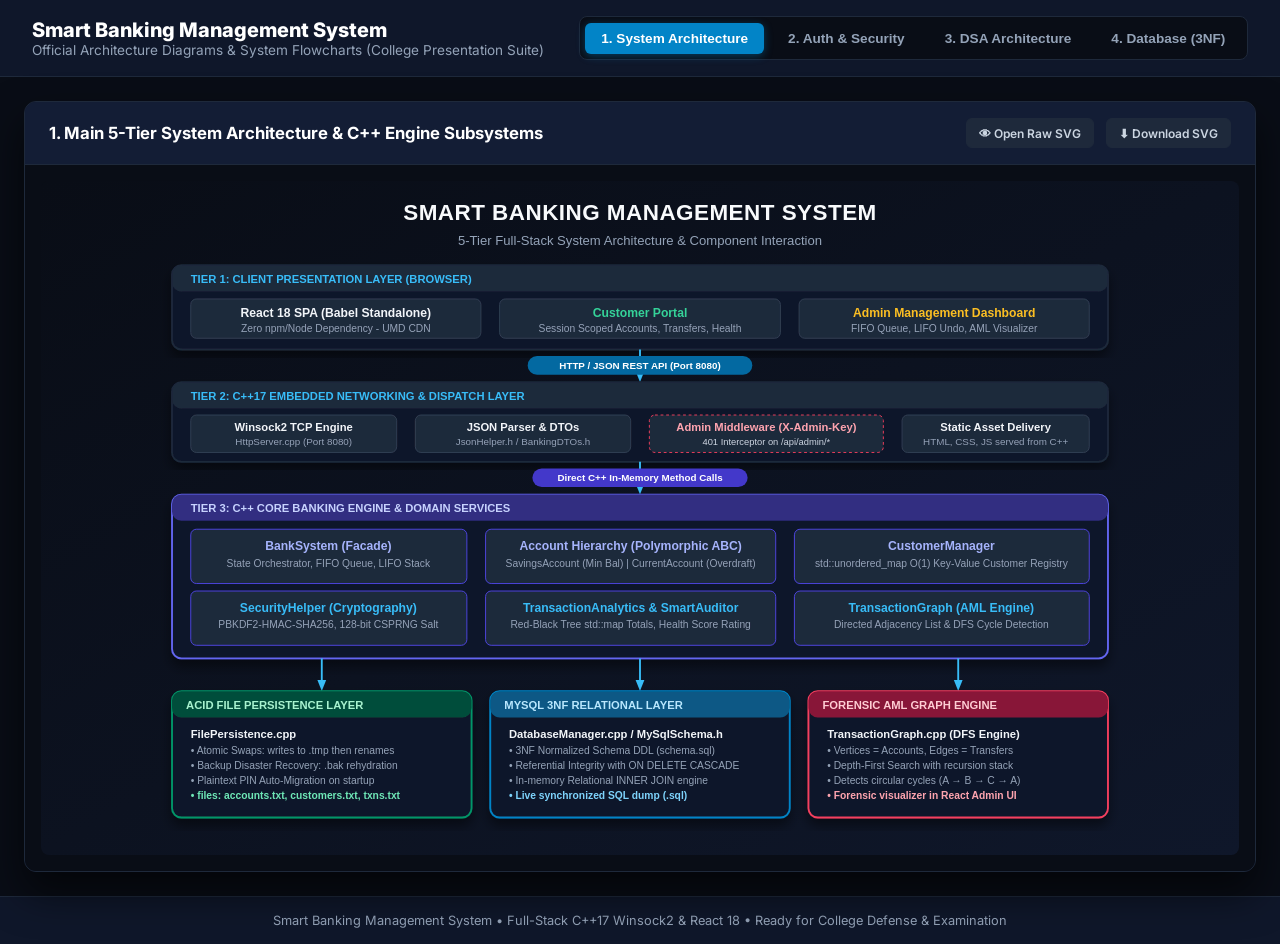
<file: docs/diagrams/presentation_viewer.html>
<!DOCTYPE html>
<html lang="en">
<head>
  <meta charset="UTF-8">
  <meta name="viewport" content="width=device-width, initial-scale=1.0">
  <title>Smart Banking Management System — Architecture Diagrams Presentation</title>
  <link rel="preconnect" href="https://fonts.googleapis.com">
  <link rel="preconnect" href="https://fonts.gstatic.com" crossorigin>
  <link href="https://fonts.googleapis.com/css2?family=Inter:wght@400;500;600;700;800&display=swap" rel="stylesheet">
  <style>
    :root {
      --bg: #090d16;
      --card-bg: #0f172a;
      --border: #1e293b;
      --accent: #38bdf8;
      --text: #f8fafc;
      --text-muted: #94a3b8;
    }
    * { box-sizing: border-box; margin: 0; padding: 0; }
    body {
      background-color: var(--bg);
      color: var(--text);
      font-family: 'Inter', -apple-system, sans-serif;
      min-height: 100vh;
      display: flex;
      flex-direction: column;
    }
    header {
      background: var(--card-bg);
      border-bottom: 1px solid var(--border);
      padding: 1rem 2rem;
      display: flex;
      justify-content: space-between;
      align-items: center;
      flex-wrap: wrap;
      gap: 1rem;
    }
    .header-title h1 {
      font-size: 1.25rem;
      font-weight: 800;
      color: #fff;
    }
    .header-title p {
      font-size: 0.85rem;
      color: var(--text-muted);
    }
    .nav-tabs {
      display: flex;
      gap: 0.5rem;
      background: #090d16;
      padding: 0.35rem;
      border-radius: 8px;
      border: 1px solid var(--border);
    }
    .nav-btn {
      background: transparent;
      border: none;
      color: var(--text-muted);
      padding: 0.5rem 1rem;
      font-size: 0.85rem;
      font-weight: 600;
      border-radius: 6px;
      cursor: pointer;
      transition: all 0.2s ease;
    }
    .nav-btn:hover {
      color: #fff;
      background: rgba(255,255,255,0.05);
    }
    .nav-btn.active {
      background: #0284c7;
      color: #fff;
      box-shadow: 0 2px 8px rgba(2,132,199,0.4);
    }
    .viewer-container {
      flex: 1;
      display: flex;
      flex-direction: column;
      align-items: center;
      justify-content: center;
      padding: 1.5rem;
      position: relative;
    }
    .slide-card {
      width: 100%;
      max-width: 1280px;
      background: var(--card-bg);
      border: 1px solid var(--border);
      border-radius: 12px;
      overflow: hidden;
      box-shadow: 0 20px 40px rgba(0,0,0,0.6);
      display: none;
    }
    .slide-card.active {
      display: block;
      animation: fadeIn 0.25s ease-in-out;
    }
    @keyframes fadeIn {
      from { opacity: 0; transform: translateY(6px); }
      to { opacity: 1; transform: translateY(0); }
    }
    .slide-header {
      padding: 1rem 1.5rem;
      background: #131d35;
      border-bottom: 1px solid var(--border);
      display: flex;
      justify-content: space-between;
      align-items: center;
    }
    .slide-header h2 {
      font-size: 1.05rem;
      font-weight: 700;
      color: #fff;
    }
    .slide-actions {
      display: flex;
      gap: 0.75rem;
    }
    .action-btn {
      background: #1e293b;
      border: 1px solid var(--border);
      color: #cbd5e1;
      padding: 0.4rem 0.75rem;
      font-size: 0.75rem;
      font-weight: 600;
      border-radius: 6px;
      cursor: pointer;
      text-decoration: none;
      display: inline-flex;
      align-items: center;
      gap: 0.35rem;
      transition: all 0.2s;
    }
    .action-btn:hover {
      background: #334155;
      color: #fff;
    }
    .svg-wrapper {
      padding: 1rem;
      display: flex;
      justify-content: center;
      align-items: center;
      background: #090d16;
    }
    .svg-wrapper img {
      width: 100%;
      height: auto;
      max-height: 720px;
      display: block;
      border-radius: 8px;
    }
    footer {
      padding: 1rem;
      text-align: center;
      font-size: 0.8rem;
      color: var(--text-muted);
      border-top: 1px solid var(--border);
      background: var(--card-bg);
    }
  </style>
</head>
<body>
  <header>
    <div class="header-title">
      <h1>Smart Banking Management System</h1>
      <p>Official Architecture Diagrams &amp; System Flowcharts (College Presentation Suite)</p>
    </div>
    <div class="nav-tabs">
      <button class="nav-btn active" onclick="switchSlide(0)">1. System Architecture</button>
      <button class="nav-btn" onclick="switchSlide(1)">2. Auth &amp; Security</button>
      <button class="nav-btn" onclick="switchSlide(2)">3. DSA Architecture</button>
      <button class="nav-btn" onclick="switchSlide(3)">4. Database (3NF)</button>
    </div>
  </header>

  <main class="viewer-container">
    <!-- Slide 1: System Architecture -->
    <div class="slide-card active" id="slide-0">
      <div class="slide-header">
        <h2>1. Main 5-Tier System Architecture &amp; C++ Engine Subsystems</h2>
        <div class="slide-actions">
          <a href="01_system_architecture.svg" target="_blank" class="action-btn">&#128065; Open Raw SVG</a>
          <a href="01_system_architecture.svg" download class="action-btn">&#11015; Download SVG</a>
        </div>
      </div>
      <div class="svg-wrapper">
        <img src="01_system_architecture.svg" alt="Main System Architecture">
      </div>
    </div>

    <!-- Slide 2: Auth Flow -->
    <div class="slide-card" id="slide-1">
      <div class="slide-header">
        <h2>2. Customer Authentication (PBKDF2) &amp; Admin Authorization (X-Admin-Key) Flow</h2>
        <div class="slide-actions">
          <a href="02_auth_security_flow.svg" target="_blank" class="action-btn">&#128065; Open Raw SVG</a>
          <a href="02_auth_security_flow.svg" download class="action-btn">&#11015; Download SVG</a>
        </div>
      </div>
      <div class="svg-wrapper">
        <img src="02_auth_security_flow.svg" alt="Auth and Security Architecture">
      </div>
    </div>

    <!-- Slide 3: DSA Architecture -->
    <div class="slide-card" id="slide-2">
      <div class="slide-header">
        <h2>3. Data Structures &amp; Algorithms (DSA) Complexity &amp; Role Mapping</h2>
        <div class="slide-actions">
          <a href="03_dsa_architecture.svg" target="_blank" class="action-btn">&#128065; Open Raw SVG</a>
          <a href="03_dsa_architecture.svg" download class="action-btn">&#11015; Download SVG</a>
        </div>
      </div>
      <div class="svg-wrapper">
        <img src="03_dsa_architecture.svg" alt="DSA Architecture">
      </div>
    </div>

    <!-- Slide 4: Database Architecture -->
    <div class="slide-card" id="slide-3">
      <div class="slide-header">
        <h2>4. Relational Database Architecture (MySQL Third Normal Form - 3NF)</h2>
        <div class="slide-actions">
          <a href="04_database_architecture.svg" target="_blank" class="action-btn">&#128065; Open Raw SVG</a>
          <a href="04_database_architecture.svg" download class="action-btn">&#11015; Download SVG</a>
        </div>
      </div>
      <div class="svg-wrapper">
        <img src="04_database_architecture.svg" alt="Database Architecture">
      </div>
    </div>
  </main>

  <footer>
    <p>Smart Banking Management System &bull; Full-Stack C++17 Winsock2 &amp; React 18 &bull; Ready for College Defense &amp; Examination</p>
  </footer>

  <script>
    function switchSlide(index) {
      document.querySelectorAll('.slide-card').forEach((card, idx) => {
        card.classList.toggle('active', idx === index);
      });
      document.querySelectorAll('.nav-btn').forEach((btn, idx) => {
        btn.classList.toggle('active', idx === index);
      });
    }

    // Keyboard navigation (Arrow keys)
    let currentSlide = 0;
    document.addEventListener('keydown', (e) => {
      if (e.key === 'ArrowRight' || e.key === 'Space') {
        currentSlide = (currentSlide + 1) % 4;
        switchSlide(currentSlide);
      } else if (e.key === 'ArrowLeft') {
        currentSlide = (currentSlide - 1 + 4) % 4;
        switchSlide(currentSlide);
      }
    });
  </script>
</body>
</html>
</file>
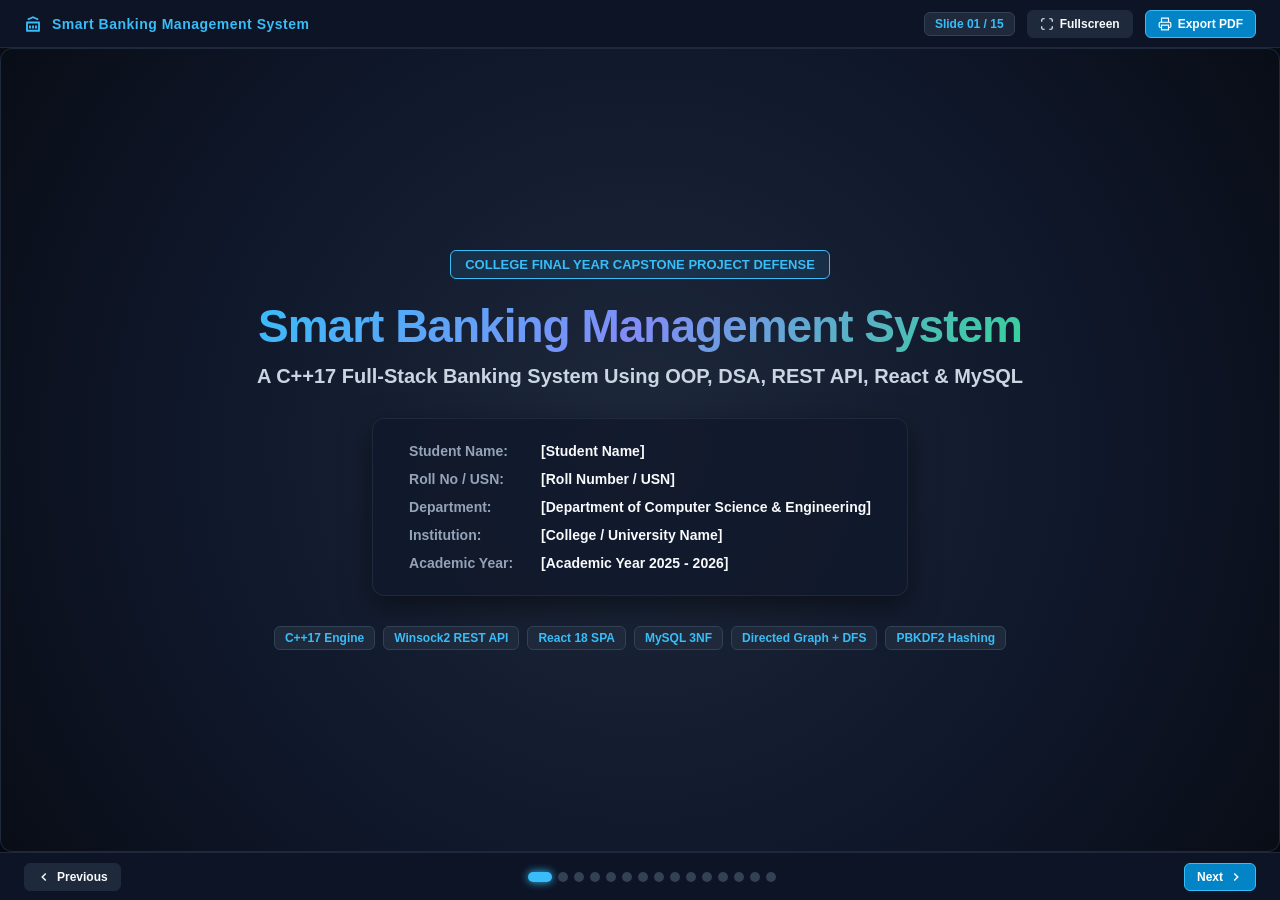
<file: docs/presentation/presentation.html>
﻿<!DOCTYPE html>
<html lang="en">
<head>
  <meta charset="UTF-8">
  <meta name="viewport" content="width=device-width, initial-scale=1.0">
  <title>Smart Banking Management System â€” College Project Presentation</title>
  <style>
    :root {
      --bg-dark: #090d16;
      --card-bg: #0f172a;
      --card-border: #1e293b;
      --cyan: #38bdf8;
      --cyan-glow: rgba(56, 189, 248, 0.15);
      --emerald: #34d399;
      --emerald-glow: rgba(52, 211, 153, 0.15);
      --amber: #fbbf24;
      --rose: #f43f5e;
      --purple: #a78bfa;
      --text-main: #f8fafc;
      --text-muted: #94a3b8;
      --text-sub: #cbd5e1;
    }

    * { box-sizing: border-box; margin: 0; padding: 0; }

    body {
      background: var(--bg-dark);
      color: var(--text-main);
      font-family: -apple-system, BlinkMacSystemFont, 'Segoe UI', Roboto, Helvetica, Arial, sans-serif;
      overflow: hidden;
      width: 100vw;
      height: 100vh;
      display: flex;
      flex-direction: column;
      user-select: none;
    }

    /* Presentation Header */
    .pres-header {
      height: 48px;
      background: rgba(15, 23, 42, 0.85);
      backdrop-filter: blur(8px);
      border-bottom: 1px solid var(--card-border);
      display: flex;
      align-items: center;
      justify-content: space-between;
      padding: 0 24px;
      z-index: 100;
      flex-shrink: 0;
    }

    .pres-title {
      font-size: 14px;
      font-weight: 700;
      letter-spacing: 0.5px;
      color: var(--cyan);
      display: flex;
      align-items: center;
      gap: 10px;
    }

    .pres-controls {
      display: flex;
      align-items: center;
      gap: 12px;
    }

    .slide-badge {
      background: #1e293b;
      color: #38bdf8;
      font-size: 12px;
      font-weight: 700;
      padding: 4px 10px;
      border-radius: 6px;
      border: 1px solid #334155;
    }

    .btn {
      background: #1e293b;
      color: var(--text-main);
      border: 1px solid var(--card-border);
      padding: 6px 12px;
      border-radius: 6px;
      font-size: 12px;
      font-weight: 600;
      cursor: pointer;
      display: flex;
      align-items: center;
      gap: 6px;
      transition: all 0.2s;
    }
    .btn:hover { background: #334155; border-color: var(--cyan); color: var(--cyan); }
    .btn-primary { background: #0284c7; border-color: #38bdf8; color: white; }
    .btn-primary:hover { background: #0369a1; }

    /* Slide Deck Container */
    .deck-container {
      flex: 1;
      position: relative;
      width: 100%;
      height: calc(100vh - 96px);
      display: flex;
      align-items: center;
      justify-content: center;
      overflow: hidden;
      padding: 16px;
    }

    .slide {
      position: absolute;
      width: 100%;
      max-width: 1560px;
      height: 100%;
      max-height: 880px;
      background: var(--card-bg);
      border: 1px solid var(--card-border);
      border-radius: 12px;
      box-shadow: 0 20px 40px rgba(0,0,0,0.6);
      padding: 40px 50px;
      display: none;
      flex-direction: column;
      opacity: 0;
      transition: opacity 0.25s ease-in-out;
      overflow-y: auto;
    }

    .slide.active {
      display: flex;
      opacity: 1;
    }

    /* Slide Footer Navigation */
    .pres-footer {
      height: 48px;
      background: rgba(15, 23, 42, 0.85);
      backdrop-filter: blur(8px);
      border-top: 1px solid var(--card-border);
      display: flex;
      align-items: center;
      justify-content: space-between;
      padding: 0 24px;
      z-index: 100;
      flex-shrink: 0;
    }

    .nav-dots {
      display: flex;
      gap: 6px;
      align-items: center;
    }

    .dot {
      width: 10px;
      height: 10px;
      border-radius: 50%;
      background: #334155;
      cursor: pointer;
      transition: all 0.2s;
    }
    .dot.active {
      background: var(--cyan);
      width: 24px;
      border-radius: 5px;
      box-shadow: 0 0 8px var(--cyan);
    }
    .dot:hover:not(.active) {
      background: #64748b;
    }

    /* Slide Content Typography */
    .slide-header {
      margin-bottom: 24px;
      flex-shrink: 0;
    }
    .slide-num {
      font-size: 12px;
      font-weight: 800;
      color: var(--cyan);
      letter-spacing: 1.5px;
      text-transform: uppercase;
      margin-bottom: 4px;
    }
    .slide-title {
      font-size: 32px;
      font-weight: 800;
      color: var(--text-main);
      letter-spacing: -0.5px;
      display: flex;
      align-items: center;
      gap: 12px;
    }
    .slide-subtitle {
      font-size: 15px;
      color: var(--text-muted);
      margin-top: 6px;
      font-weight: 500;
    }

    .slide-body {
      flex: 1;
      display: flex;
      flex-direction: column;
      justify-content: center;
      gap: 20px;
    }

    /* Cards & Grids */
    .grid-2 { display: grid; grid-template-columns: 1fr 1fr; gap: 20px; }
    .grid-3 { display: grid; grid-template-columns: repeat(3, 1fr); gap: 16px; }
    .grid-4 { display: grid; grid-template-columns: repeat(4, 1fr); gap: 16px; }
    .grid-5 { display: grid; grid-template-columns: repeat(5, 1fr); gap: 14px; }

    .card {
      background: rgba(15, 23, 42, 0.7);
      border: 1px solid var(--card-border);
      border-radius: 8px;
      padding: 20px;
      position: relative;
    }
    .card-cyan { border-top: 3px solid var(--cyan); }
    .card-emerald { border-top: 3px solid var(--emerald); }
    .card-amber { border-top: 3px solid var(--amber); }
    .card-rose { border-top: 3px solid var(--rose); }
    .card-purple { border-top: 3px solid var(--purple); }

    .card h3 {
      font-size: 16px;
      font-weight: 700;
      margin-bottom: 12px;
      display: flex;
      align-items: center;
      gap: 8px;
    }
    .card-cyan h3 { color: var(--cyan); }
    .card-emerald h3 { color: var(--emerald); }
    .card-amber h3 { color: var(--amber); }
    .card-rose h3 { color: var(--rose); }
    .card-purple h3 { color: var(--purple); }

    ul.clean-list {
      list-style: none;
      display: flex;
      flex-direction: column;
      gap: 8px;
      font-size: 13.5px;
      color: var(--text-sub);
      line-height: 1.5;
    }
    ul.clean-list li {
      position: relative;
      padding-left: 18px;
    }
    ul.clean-list li::before {
      content: "â€¢";
      position: absolute;
      left: 2px;
      color: var(--cyan);
      font-weight: bold;
      font-size: 16px;
      line-height: 1;
    }

    /* Badges */
    .badge {
      display: inline-block;
      padding: 4px 10px;
      border-radius: 6px;
      font-size: 12px;
      font-weight: 700;
      background: #1e293b;
      border: 1px solid #334155;
      color: var(--cyan);
    }
    .badge-emerald { color: var(--emerald); border-color: rgba(52, 211, 153, 0.4); background: rgba(6, 78, 59, 0.3); }
    .badge-rose { color: var(--rose); border-color: rgba(244, 63, 94, 0.4); background: rgba(76, 5, 25, 0.3); }

    /* Tables */
    table.data-table {
      width: 100%;
      border-collapse: collapse;
      font-size: 13px;
      background: #0f172a;
      border-radius: 8px;
      overflow: hidden;
      border: 1px solid var(--card-border);
    }
    table.data-table th {
      background: #1e293b;
      color: var(--cyan);
      padding: 10px 14px;
      text-align: left;
      font-weight: 700;
      border-bottom: 1px solid #334155;
    }
    table.data-table td {
      padding: 9px 14px;
      border-bottom: 1px solid #1e293b;
      color: var(--text-sub);
    }
    table.data-table tr:last-child td { border-bottom: none; }
    table.data-table tr:hover td { background: rgba(30, 41, 59, 0.5); }

    /* Diagram Frame */
    .diagram-frame {
      width: 100%;
      flex: 1;
      min-height: 420px;
      max-height: 520px;
      background: #090d16;
      border: 1px solid var(--card-border);
      border-radius: 8px;
      display: flex;
      align-items: center;
      justify-content: center;
      overflow: hidden;
      padding: 8px;
    }
    .diagram-frame img {
      width: 100%;
      height: 100%;
      object-fit: contain;
    }

    /* Workflow Stepper */
    .workflow-strip {
      display: flex;
      align-items: center;
      justify-content: space-between;
      gap: 12px;
      margin-bottom: 20px;
    }
    .workflow-step {
      flex: 1;
      background: #1e293b;
      border: 1px solid #334155;
      padding: 14px 10px;
      border-radius: 8px;
      text-align: center;
      position: relative;
    }
    .workflow-step.active {
      border-color: var(--cyan);
      background: rgba(2, 132, 199, 0.15);
    }
    .workflow-step .num {
      font-size: 11px;
      font-weight: 800;
      color: var(--cyan);
      text-transform: uppercase;
      margin-bottom: 4px;
    }
    .workflow-step .name {
      font-size: 13px;
      font-weight: 700;
      color: var(--text-main);
    }
    .workflow-arrow {
      color: var(--cyan);
      font-size: 18px;
      font-weight: bold;
    }

    /* Code Snippet */
    pre.code-box {
      background: #090d16;
      border: 1px solid var(--card-border);
      border-radius: 6px;
      padding: 12px 16px;
      font-family: 'Consolas', 'Courier New', monospace;
      font-size: 12.5px;
      color: #38bdf8;
      line-height: 1.45;
      overflow-x: auto;
    }

    /* Note Box */
    .alert-box {
      background: rgba(30, 41, 59, 0.6);
      border-left: 4px solid var(--cyan);
      padding: 12px 18px;
      border-radius: 0 6px 6px 0;
      font-size: 13px;
      color: var(--text-sub);
    }
    .alert-amber { border-left-color: var(--amber); }

    /* Title Slide Specifics */
    .title-slide {
      justify-content: center;
      align-items: center;
      text-align: center;
      background: radial-gradient(circle at center, #1e293b 0%, #0f172a 60%, #090d16 100%);
    }
    .title-slide h1 {
      font-size: 46px;
      font-weight: 900;
      letter-spacing: -1px;
      background: linear-gradient(135deg, #38bdf8 0%, #818cf8 50%, #34d399 100%);
      -webkit-background-clip: text;
      -webkit-text-fill-color: transparent;
      margin-bottom: 12px;
    }
    .title-slide h2 {
      font-size: 20px;
      font-weight: 600;
      color: var(--text-sub);
      margin-bottom: 30px;
      border-bottom: none;
    }
    .meta-card {
      background: rgba(15, 23, 42, 0.8);
      border: 1px solid var(--card-border);
      border-radius: 12px;
      padding: 24px 36px;
      display: inline-grid;
      grid-template-columns: auto auto;
      gap: 12px 28px;
      text-align: left;
      font-size: 14px;
      box-shadow: 0 10px 30px rgba(0,0,0,0.5);
    }
    .meta-card .label { color: var(--text-muted); font-weight: 600; }
    .meta-card .val { color: var(--text-main); font-weight: 700; }

    /* Print Stylesheet for 16:9 PDF Export */
    @media print {
      @page {
        size: 16in 9in;
        margin: 0;
      }
      body {
        width: 16in !important;
        height: auto !important;
        overflow: visible !important;
        background: #090d16 !important;
        -webkit-print-color-adjust: exact !important;
        print-color-adjust: exact !important;
      }
      .pres-header, .pres-footer {
        display: none !important;
      }
      .deck-container {
        display: block !important;
        padding: 0 !important;
        width: 16in !important;
        height: auto !important;
      }
      .slide {
        display: flex !important;
        opacity: 1 !important;
        position: relative !important;
        width: 16in !important;
        height: 9in !important;
        max-width: 16in !important;
        max-height: 9in !important;
        border-radius: 0 !important;
        border: none !important;
        page-break-after: always !important;
        break-after: page !important;
        overflow: hidden !important;
        box-sizing: border-box !important;
        padding: 40px 60px !important;
      }
    }
  </style>
</head>
<body>

  <!-- Top Header Navigation -->
  <div class="pres-header">
    <div class="pres-title">
      <svg width="18" height="18" viewBox="0 0 24 24" fill="none" stroke="currentColor" stroke-width="2.5">
        <path d="M3 21h18M3 10h18M5 6l7-3 7 3M4 10v11M20 10v11M8 14v4M12 14v4M16 14v4"/>
      </svg>
      <span>Smart Banking Management System</span>
    </div>
    <div class="pres-controls">
      <span class="slide-badge" id="slide-indicator">Slide 01 / 15</span>
      <button class="btn" id="btn-fullscreen" title="Toggle Fullscreen (F)">
        <svg width="14" height="14" viewBox="0 0 24 24" fill="none" stroke="currentColor" stroke-width="2">
          <path d="M8 3H5a2 2 0 0 0-2 2v3m18 0V5a2 2 0 0 0-2-2h-3m0 18h3a2 2 0 0 0 2-2v-3M3 16v3a2 2 0 0 0 2 2h3"/>
        </svg>
        <span>Fullscreen</span>
      </button>
      <button class="btn btn-primary" onclick="window.print()" title="Print or Save as PDF">
        <svg width="14" height="14" viewBox="0 0 24 24" fill="none" stroke="currentColor" stroke-width="2">
          <polyline points="6 9 6 2 18 2 18 9"></polyline>
          <path d="M6 18H4a2 2 0 0 1-2-2v-5a2 2 0 0 1 2-2h16a2 2 0 0 1 2 2v5a2 2 0 0 1-2 2h-2"></path>
          <rect x="6" y="14" width="12" height="8"></rect>
        </svg>
        <span>Export PDF</span>
      </button>
    </div>
  </div>

  <!-- Main Slides Deck Container -->
  <div class="deck-container">

    <!-- SLIDE 1: TITLE -->
    <div class="slide title-slide active" id="slide-1">
      <div style="margin-bottom: 20px;">
        <span class="badge" style="background: rgba(56, 189, 248, 0.1); border-color: #38bdf8; font-size: 13px; padding: 6px 14px;">
          COLLEGE FINAL YEAR CAPSTONE PROJECT DEFENSE
        </span>
      </div>
      <h1>Smart Banking Management System</h1>
      <h2>A C++17 Full-Stack Banking System Using OOP, DSA, REST API, React &amp; MySQL</h2>

      <div class="meta-card">
        <div class="label">Student Name:</div>
        <div class="val">[Student Name]</div>
        <div class="label">Roll No / USN:</div>
        <div class="val">[Roll Number / USN]</div>
        <div class="label">Department:</div>
        <div class="val">[Department of Computer Science &amp; Engineering]</div>
        <div class="label">Institution:</div>
        <div class="val">[College / University Name]</div>
        <div class="label">Academic Year:</div>
        <div class="val">[Academic Year 2025 - 2026]</div>
      </div>

      <div style="margin-top: 30px; display: flex; gap: 8px; justify-content: center; flex-wrap: wrap;">
        <span class="badge">C++17 Engine</span>
        <span class="badge">Winsock2 REST API</span>
        <span class="badge">React 18 SPA</span>
        <span class="badge">MySQL 3NF</span>
        <span class="badge">Directed Graph + DFS</span>
        <span class="badge">PBKDF2 Hashing</span>
      </div>
    </div>

    <!-- SLIDE 2: PROBLEM STATEMENT -->
    <div class="slide" id="slide-2">
      <div class="slide-header">
        <div class="slide-num">Slide 02</div>
        <div class="slide-title">Problem Statement</div>
        <div class="slide-subtitle">Bridging the divide between theoretical textbook algorithms and real-world banking systems</div>
      </div>
      <div class="slide-body">
        <div class="grid-2">
          <div class="card card-rose">
            <h3>Traditional Academic Limitations</h3>
            <ul class="clean-list">
              <li><strong>Trivial CLI Scopes:</strong> Most educational banking projects focus strictly on primitive CLI balance mutations (add/subtract numbers).</li>
              <li><strong>Monolithic Structures:</strong> Zero separation of concerns; accounts, ledgers, and credentials are often merged into flat structs.</li>
              <li><strong>Insecure Credentials:</strong> Passwords and PINs are commonly stored as plaintext strings or rudimentary Caesar ciphers.</li>
              <li><strong>Zero Concurrency &amp; Networking:</strong> No real-world web transport, network protocol handling, or REST APIs.</li>
              <li><strong>Volatile or Flat Data:</strong> Inability to demonstrate relational algebra, ACID guarantees, or 3NF normalization.</li>
            </ul>
          </div>

          <div class="card card-emerald">
            <h3>The Smart Banking Enterprise Paradigm</h3>
            <ul class="clean-list">
              <li><strong>Full-Stack Architecture:</strong> Decoupled multi-tier system with C++17 core engine, Winsock2 REST API, and React 18 frontend.</li>
              <li><strong>Advanced OOP &amp; Polymorphism:</strong> Abstract account hierarchies dynamically handling interest calculation and overdraft limits.</li>
              <li><strong>Rigorously Benchmarked DSA:</strong> 9 STL containers and graph algorithms solving real financial throughput problems.</li>
              <li><strong>Cryptographic Security:</strong> NIST SP 800-132 PBKDF2-HMAC-SHA256 salted PIN hashing with constant-time verification.</li>
              <li><strong>Forensic AML Compliance:</strong> Directed transaction graph modeling with automated cycle detection for wash trading.</li>
            </ul>
          </div>
        </div>
      </div>
    </div>

    <!-- SLIDE 3: OBJECTIVES -->
    <div class="slide" id="slide-3">
      <div class="slide-header">
        <div class="slide-num">Slide 03</div>
        <div class="slide-title">Project Objectives</div>
        <div class="slide-subtitle">Concrete engineering deliverables achieved in the implementation</div>
      </div>
      <div class="slide-body">
        <div class="grid-4">
          <div class="card card-cyan">
            <h3>1. Modular C++17 Engine</h3>
            <p style="font-size: 13px; color: var(--text-sub); line-height: 1.5;">
              Build a decoupled, thread-safe core engine using clean domain models, DTO contracts, and RAII memory safety.
            </p>
          </div>
          <div class="card card-cyan">
            <h3>2. OOP Principles</h3>
            <p style="font-size: 13px; color: var(--text-sub); line-height: 1.5;">
              Demonstrate dynamic polymorphism, abstract base classes, encapsulation, inheritance, and standardized exception handling.
            </p>
          </div>
          <div class="card card-cyan">
            <h3>3. Real-World DSA</h3>
            <p style="font-size: 13px; color: var(--text-sub); line-height: 1.5;">
              Implement and benchmark 9 STL structures and algorithms, delivering empirical proofs for theoretical Big-O complexities.
            </p>
          </div>
          <div class="card card-cyan">
            <h3>4. Cryptographic Auth</h3>
            <p style="font-size: 13px; color: var(--text-sub); line-height: 1.5;">
              Implement salted PBKDF2-HMAC-SHA256 (10,000 rounds) and constant-time verification with zero plaintext credentials.
            </p>
          </div>
          <div class="card card-emerald">
            <h3>5. Native REST API</h3>
            <p style="font-size: 13px; color: var(--text-sub); line-height: 1.5;">
              Engineer an embedded C++ Winsock2 HTTP server routing JSON requests and CORS negotiation without external web frameworks.
            </p>
          </div>
          <div class="card card-emerald">
            <h3>6. React 18 Interface</h3>
            <p style="font-size: 13px; color: var(--text-sub); line-height: 1.5;">
              Deliver a modern, responsive Single Page Application with customer authentication, transfer forms, and live AML graphs.
            </p>
          </div>
          <div class="card card-emerald">
            <h3>7. MySQL 3NF Database</h3>
            <p style="font-size: 13px; color: var(--text-sub); line-height: 1.5;">
              Formulate a Third Normal Form relational schema with cascade foreign keys, B-Tree indexes, and automated SQL dump sync.
            </p>
          </div>
          <div class="card card-emerald">
            <h3>8. Forensic AML Engine</h3>
            <p style="font-size: 13px; color: var(--text-sub); line-height: 1.5;">
              Model inter-account fund flows via directed graphs and detect circular routing rings via Depth-First Search (DFS).
            </p>
          </div>
        </div>
      </div>
    </div>

    <!-- SLIDE 4: TECHNOLOGY STACK -->
    <div class="slide" id="slide-4">
      <div class="slide-header">
        <div class="slide-num">Slide 04</div>
        <div class="slide-title">Technology Stack</div>
        <div class="slide-subtitle">Multi-tier modern fintech architecture built from first principles</div>
      </div>
      <div class="slide-body">
        <div class="grid-5">
          <div class="card card-cyan">
            <h3>C++17 Backend</h3>
            <ul class="clean-list">
              <li><strong>ISO C++17</strong> Standard</li>
              <li><strong>STL Containers:</strong> vector, map, queue, stack, set</li>
              <li><strong>Networking:</strong> Winsock2 Multi-threaded Sockets</li>
              <li><strong>JSON DAL:</strong> Custom Native Serializer/Parser</li>
            </ul>
          </div>
          <div class="card card-emerald">
            <h3>React 18 Frontend</h3>
            <ul class="clean-list">
              <li><strong>React 18</strong> SPA (Hooks)</li>
              <li><strong>JavaScript (ES6+)</strong></li>
              <li><strong>HTML5 Canvas &amp; SVG:</strong> Interactive Network Graph</li>
              <li><strong>CSS3:</strong> Responsive Dark Fintech Theme</li>
            </ul>
          </div>
          <div class="card card-amber">
            <h3>MySQL 3NF</h3>
            <ul class="clean-list">
              <li><strong>MySQL 8.0+ / MariaDB</strong></li>
              <li><strong>InnoDB Engine:</strong> Full ACID compliance</li>
              <li><strong>3NF Normalization:</strong> Zero transitive redundancy</li>
              <li><strong>B-Tree Indexes:</strong> Sub-ms query acceleration</li>
            </ul>
          </div>
          <div class="card card-purple">
            <h3>Dual Persistence</h3>
            <ul class="clean-list">
              <li><strong>Atomic Staging:</strong> .tmp write buffer</li>
              <li><strong>Disaster Recovery:</strong> .bak mirror copies</li>
              <li><strong>Atomic Swap:</strong> std::remove &amp; std::rename</li>
              <li><strong>SQL Sync:</strong> Live data dump serialization</li>
            </ul>
          </div>
          <div class="card card-rose">
            <h3>Security &amp; Auth</h3>
            <ul class="clean-list">
              <li><strong>PBKDF2-HMAC-SHA256:</strong> 10,000 rounds</li>
              <li><strong>CSPRNG Salt:</strong> 128-bit via CryptGenRandom</li>
              <li><strong>Constant-Time:</strong> Bitwise XOR comparison</li>
              <li><strong>Admin Middleware:</strong> X-Admin-Key filter</li>
            </ul>
          </div>
        </div>
      </div>
    </div>

    <!-- SLIDE 5: SYSTEM ARCHITECTURE -->
    <div class="slide" id="slide-5">
      <div class="slide-header">
        <div class="slide-num">Slide 05</div>
        <div class="slide-title">Main System Architecture</div>
        <div class="slide-subtitle">5-Tier End-to-End Enterprise Flow (docs/diagrams/01_system_architecture.svg)</div>
      </div>
      <div class="slide-body" style="flex-direction: row; gap: 24px; align-items: stretch;">
        <div class="diagram-frame" style="flex: 1.4;">
          <img src="../diagrams/01_system_architecture.svg" alt="System Architecture Diagram">
        </div>
        <div style="flex: 1; display: flex; flex-direction: column; gap: 10px; justify-content: center;">
          <div class="card card-cyan" style="padding: 12px 16px;">
            <h3 style="font-size: 14px; margin-bottom: 4px;">1. Client Presentation Layer</h3>
            <p style="font-size: 12px; color: var(--text-sub);">React 18 Single Page Application rendering Customer Portals, Admin Dashboards, and SVG Graph visualizers.</p>
          </div>
          <div class="card card-emerald" style="padding: 12px 16px;">
            <h3 style="font-size: 14px; margin-bottom: 4px;">2. Transport &amp; REST Layer</h3>
            <p style="font-size: 12px; color: var(--text-sub);">Multi-threaded C++ Winsock2 HTTP Server on port 8080 routing JSON payloads and negotiating CORS pre-flight.</p>
          </div>
          <div class="card card-amber" style="padding: 12px 16px;">
            <h3 style="font-size: 14px; margin-bottom: 4px;">3. Core Banking Engine</h3>
            <p style="font-size: 12px; color: var(--text-sub);">BankSystem, CustomerManager, and SecurityHelper coordinating accounts, ledgers, and atomic operations.</p>
          </div>
          <div class="card card-purple" style="padding: 12px 16px;">
            <h3 style="font-size: 14px; margin-bottom: 4px;">4. Analytics &amp; Compliance</h3>
            <p style="font-size: 12px; color: var(--text-sub);">TransactionAnalytics, SmartAuditor, and TransactionGraph running DFS AML cycle detection.</p>
          </div>
          <div class="card card-rose" style="padding: 12px 16px;">
            <h3 style="font-size: 14px; margin-bottom: 4px;">5. Dual Persistence Layer</h3>
            <p style="font-size: 12px; color: var(--text-sub);">Resilient flat-file atomic disk persistence (.tmp/.bak) synchronized with a MySQL 3NF relational layer.</p>
          </div>
        </div>
      </div>
    </div>

    <!-- SLIDE 6: OOP DESIGN -->
    <div class="slide" id="slide-6">
      <div class="slide-header">
        <div class="slide-num">Slide 06</div>
        <div class="slide-title">Object-Oriented Programming (OOP) Design</div>
        <div class="slide-subtitle">Domain modeling, polymorphism, and behavioral specialization</div>
      </div>
      <div class="slide-body">
        <div class="grid-2">
          <div class="card card-cyan">
            <h3>Domain Class Hierarchy</h3>
            <pre class="code-box">
              Account (Abstract Base Class)
              â”œâ”€â”€ m_accountNumber : string
              â”œâ”€â”€ m_holderName    : string
              â”œâ”€â”€ m_balance       : double
              â”œâ”€â”€ m_isActive      : bool
              â”œâ”€â”€ virtual bool withdraw(...) = 0
              â””â”€â”€ virtual void calculateInterest(...) = 0
                       /                    \
                      /                      \
      SavingsAccount                CurrentAccount
      â”œâ”€â”€ m_interestRate (4.0%)     â”œâ”€â”€ m_overdraftLimit ($1000)
      â”œâ”€â”€ m_minimumBalance ($500)   â””â”€â”€ Overdraft validation
      â””â”€â”€ Min-balance check
            </pre>
            <div style="margin-top: 10px; font-size: 12.5px; color: var(--text-sub);">
              <strong>Exception Hierarchy:</strong> <code>BankingException</code> &rarr; <code>InvalidAmountException</code>, <code>InsufficientFundsException</code>, <code>AccountBlockedException</code>, <code>EntityNotFoundException</code>.
            </div>
          </div>

          <div class="card card-emerald">
            <h3>Key OOP Principles Demonstrated</h3>
            <ul class="clean-list">
              <li><strong>Encapsulation:</strong> Private data members (<code>m_balance</code>, <code>m_pinHash</code>) are strictly protected. State mutations occur exclusively via validated public member functions.</li>
              <li><strong>Abstraction:</strong> <code>Account</code> exposes a clean public interface (<code>deposit</code>, <code>withdraw</code>, <code>calculateInterest</code>) while encapsulating double-entry logging mechanics.</li>
              <li><strong>Inheritance:</strong> <code>SavingsAccount</code> and <code>CurrentAccount</code> inherit common accounting logic while extending specialized banking fields.</li>
              <li><strong>Polymorphism &amp; Virtual Dispatch:</strong> Dynamic dispatch via <code>std::shared_ptr&lt;Account&gt;</code> ensures correct derived withdrawal limits and interest rates execute at runtime.</li>
              <li><strong>Centralized Exception Handling:</strong> Domain exceptions are caught in <code>HttpServer.cpp</code> and mapped to HTTP status codes (400, 401, 403, 404, 422).</li>
            </ul>
          </div>
        </div>
      </div>
    </div>

    <!-- SLIDE 7: DSA ARCHITECTURE -->
    <div class="slide" id="slide-7">
      <div class="slide-header">
        <div class="slide-num">Slide 07</div>
        <div class="slide-title">Data Structures &amp; Algorithms Architecture</div>
        <div class="slide-subtitle">Container-to-problem mapping across the C++ engine (docs/diagrams/03_dsa_architecture.svg)</div>
      </div>
      <div class="slide-body">
        <div class="diagram-frame">
          <img src="../diagrams/03_dsa_architecture.svg" alt="DSA Architecture Diagram">
        </div>
      </div>
    </div>

    <!-- SLIDE 8: DSA COMPLEXITY TABLE -->
    <div class="slide" id="slide-8">
      <div class="slide-header">
        <div class="slide-num">Slide 08</div>
        <div class="slide-title">DSA Complexity &amp; Algorithmic Rigor</div>
        <div class="slide-subtitle">Theoretical bounds and measured performance benchmarks</div>
      </div>
      <div class="slide-body">
        <table class="data-table">
          <thead>
            <tr>
              <th>Data Structure / Algorithm</th>
              <th>Actual Banking Application</th>
              <th>Time Complexity</th>
              <th>Space Complexity</th>
            </tr>
          </thead>
          <tbody>
            <tr>
              <td><strong>std::vector&lt;Transaction&gt;</strong></td>
              <td>Chronological transaction history ledger</td>
              <td><span class="badge badge-emerald">O(1) amortized append</span></td>
              <td>O(N) contiguous</td>
            </tr>
            <tr>
              <td><strong>std::unordered_map&lt;string, Account*&gt;</strong></td>
              <td>Direct customer and account lookup</td>
              <td><span class="badge badge-emerald">O(1) average</span> (O(N) worst)</td>
              <td>O(N) hash buckets</td>
            </tr>
            <tr>
              <td><strong>std::map&lt;string, double&gt;</strong></td>
              <td>Sorted category spending summary</td>
              <td><span class="badge">O(log K) insert/search</span></td>
              <td>O(K) Red-Black tree</td>
            </tr>
            <tr>
              <td><strong>std::set&lt;string&gt;</strong></td>
              <td>Unique counterparty deduplication</td>
              <td><span class="badge">O(log U) uniqueness</span></td>
              <td>O(U) balanced BST</td>
            </tr>
            <tr>
              <td><strong>std::queue&lt;BankingRequest&gt;</strong></td>
              <td>Administrative request approval pipeline</td>
              <td><span class="badge badge-emerald">O(1) enqueue/dequeue</span></td>
              <td>O(R) sequential</td>
            </tr>
            <tr>
              <td><strong>std::stack&lt;TransactionReversal&gt;</strong></td>
              <td>Cascading transaction undo engine</td>
              <td><span class="badge badge-emerald">O(1) push/pop</span></td>
              <td>O(S) sequential</td>
            </tr>
            <tr>
              <td><strong>Binary Search (std::lower_bound)</strong></td>
              <td>Date-range queries on sorted ledgers</td>
              <td><span class="badge">O(log N) comparisons</span></td>
              <td>O(1) auxiliary</td>
            </tr>
            <tr>
              <td><strong>Directed Graph (Adjacency List)</strong></td>
              <td>Transaction capital flow network</td>
              <td><span class="badge badge-emerald">O(1) add edge</span></td>
              <td>O(V + E) adj list</td>
            </tr>
            <tr>
              <td><strong>DFS Cycle Detection</strong></td>
              <td>Forensic AML circular ring detection</td>
              <td><span class="badge badge-rose">O(V + E) traversal</span></td>
              <td>O(V) recursion</td>
            </tr>
          </tbody>
        </table>

        <div class="alert-box alert-amber">
          <strong>Important Academic Distinction:</strong> Measured benchmark performance (e.g. Binary Search executing ~293x faster than linear scan across 5,000 items) and asymptotic Big-O complexity (O(log N) vs O(N)) are fundamentally different concepts. Benchmarks measure hardware execution speed on specific CPUs; Big-O defines mathematical growth limits.
        </div>
      </div>
    </div>

    <!-- SLIDE 9: BANKING OPERATIONS -->
    <div class="slide" id="slide-9">
      <div class="slide-header">
        <div class="slide-num">Slide 09</div>
        <div class="slide-title">Core Banking Operations &amp; Workflow</div>
        <div class="slide-subtitle">Transactional integrity, balance enforcement, and cascading rollbacks</div>
      </div>
      <div class="slide-body">
        <div class="workflow-strip">
          <div class="workflow-step active">
            <div class="num">Step 1</div>
            <div class="name">Customer Register</div>
          </div>
          <div class="workflow-arrow">&rarr;</div>
          <div class="workflow-step active">
            <div class="num">Step 2</div>
            <div class="name">PBKDF2 Login</div>
          </div>
          <div class="workflow-arrow">&rarr;</div>
          <div class="workflow-step active">
            <div class="num">Step 3</div>
            <div class="name">Account Select</div>
          </div>
          <div class="workflow-arrow">&rarr;</div>
          <div class="workflow-step active">
            <div class="num">Step 4</div>
            <div class="name">Deposit / Withdraw / Transfer</div>
          </div>
          <div class="workflow-arrow">&rarr;</div>
          <div class="workflow-step active">
            <div class="num">Step 5</div>
            <div class="name">Ledger Audit</div>
          </div>
          <div class="workflow-arrow">&rarr;</div>
          <div class="workflow-step active">
            <div class="num">Step 6</div>
            <div class="name">Undo Reversal</div>
          </div>
        </div>

        <div class="grid-3">
          <div class="card card-cyan">
            <h3>Account Specialization</h3>
            <ul class="clean-list">
              <li><strong>Savings Account:</strong> Enforces minimum balance ($500.00). Withdrawals violating threshold are rejected with <code>HTTP 422</code>.</li>
              <li><strong>Current Account:</strong> Authorized overdraft limit ($1,000.00). Permits negative balances up to authorized threshold.</li>
              <li><strong>Account State:</strong> Blocked accounts reject all transactions with <code>HTTP 403 Forbidden</code>.</li>
            </ul>
          </div>
          <div class="card card-emerald">
            <h3>Atomic Fund Transfers</h3>
            <ul class="clean-list">
              <li><strong>Validation:</strong> Verifies source/destination accounts and checks self-transfers (returns <code>HTTP 400</code>).</li>
              <li><strong>Synchronous Execution:</strong> Debits source (<code>TRANSFER_OUT</code>) and credits destination (<code>TRANSFER_IN</code>) atomically.</li>
              <li><strong>Audit Logging:</strong> Appends dual entries with unique transaction IDs to immutable ledgers.</li>
            </ul>
          </div>
          <div class="card card-amber">
            <h3>LIFO Reversal Stack</h3>
            <ul class="clean-list">
              <li><strong>Non-Destructive Undo:</strong> Banking compliance forbids deleting history; reversals execute compensating financial entries.</li>
              <li><strong>LIFO Sequence:</strong> Stack pops the most recent operation first, ensuring intermediate dependencies remain valid.</li>
              <li><strong>Balance Restoration:</strong> Perfectly restores pre-transaction account balances.</li>
            </ul>
          </div>
        </div>
      </div>
    </div>

    <!-- SLIDE 10: SMART ANALYTICS & AML -->
    <div class="slide" id="slide-10">
      <div class="slide-header">
        <div class="slide-num">Slide 10</div>
        <div class="slide-title">Smart Analytics &amp; Anti-Money Laundering (AML)</div>
        <div class="slide-subtitle">Financial health grading and forensic graph cycle detection</div>
      </div>
      <div class="slide-body">
        <div class="grid-2">
          <div class="card card-cyan">
            <h3>Financial Health Auditor (SmartAuditor)</h3>
            <ul class="clean-list">
              <li><strong>Inflow &amp; Outflow Tracking:</strong> Aggregates deposits, salary credits, withdrawals, and merchant payments.</li>
              <li><strong>Savings Rate Formulation:</strong>
                <div style="background: #090d16; padding: 6px 12px; border-radius: 4px; font-family: monospace; color: #38bdf8; margin: 6px 0;">
                  Savings Rate = (Net Savings / Total Inflow) * 100%
                </div>
              </li>
              <li><strong>Health Grading:</strong> Grades account health: <code>EXCELLENT</code>, <code>HEALTHY</code>, <code>MODERATE</code>, <code>NEEDS_ATTENTION</code>, <code>CRITICAL</code>.</li>
              <li><strong>Automated Advisory:</strong> Delivers actionable financial guidance (e.g. building 6-month emergency liquidity reserves).</li>
            </ul>
          </div>

          <div class="card card-rose">
            <h3>AML Transaction Graph &amp; Cycle Detection</h3>
            <ul class="clean-list">
              <li><strong>Graph Modeling:</strong> Accounts form Vertices (V); inter-account fund transfers form Directed Edges (E = u &rarr; v) with monetary weights.</li>
              <li><strong>Wash Trading &amp; Layering:</strong> Criminals route dirty money through multiple intermediary accounts to obscure origin.</li>
              <li><strong>3-Color DFS Cycle Algorithm:</strong>
                <div style="background: #090d16; padding: 6px 12px; border-radius: 4px; font-family: monospace; color: #fda4af; margin: 6px 0;">
                  Account A &rarr; Account B &rarr; Account C &rarr; Account A
                </div>
                Uses recursion-stack state tracking (<code>visited</code> and <code>inStack</code>) in O(V + E) time.
              </li>
              <li><strong>Live React Visualizer:</strong> Renders the directed network dynamically and flags laundering rings with red alert badges.</li>
            </ul>
          </div>
        </div>
      </div>
    </div>

    <!-- SLIDE 11: AUTHENTICATION & SECURITY -->
    <div class="slide" id="slide-11">
      <div class="slide-header">
        <div class="slide-num">Slide 11</div>
        <div class="slide-title">Authentication &amp; Security Architecture</div>
        <div class="slide-subtitle">Cryptographic PIN hashing vs Admin API authorization separation (docs/diagrams/02_auth_security_flow.svg)</div>
      </div>
      <div class="slide-body" style="flex-direction: row; gap: 24px; align-items: stretch;">
        <div class="diagram-frame" style="flex: 1.4;">
          <img src="../diagrams/02_auth_security_flow.svg" alt="Auth Flow Diagram">
        </div>
        <div style="flex: 1; display: flex; flex-direction: column; gap: 14px; justify-content: center;">
          <div class="card card-emerald">
            <h3>Customer PBKDF2 PIN Security</h3>
            <ul class="clean-list">
              <li><strong>Key Stretching:</strong> 10,000 rounds of HMAC-SHA256 (NIST SP 800-132).</li>
              <li><strong>Unique Salt:</strong> 128-bit CSPRNG salt generated via Windows CryptoAPI <code>CryptGenRandom</code>.</li>
              <li><strong>Constant-Time Equals:</strong> Bitwise XOR byte comparison neutralizes side-channel timing attacks.</li>
              <li><strong>Zero Plaintext Exposure:</strong> Stored as <code>$pbkdf2-sha256$10000$&lt;salt&gt;$&lt;hash&gt;</code>. Never exposed in API payloads or SQL dumps.</li>
            </ul>
          </div>

          <div class="card card-purple">
            <h3>Admin API Authorization</h3>
            <ul class="clean-list">
              <li><strong>Centralized Middleware:</strong> Intercepts all <code>/api/admin/*</code> routes.</li>
              <li><strong>Header Inspection:</strong> Validates incoming <code>X-Admin-Key</code> header.</li>
              <li><strong>Strict Rejection:</strong> Invalid keys immediately return <code>HTTP 401 Unauthorized</code>.</li>
              <li><strong>Customer Decoupling:</strong> Customer endpoints never require or expose admin credentials.</li>
            </ul>
          </div>
        </div>
      </div>
    </div>

    <!-- SLIDE 12: DATABASE & 3NF -->
    <div class="slide" id="slide-12">
      <div class="slide-header">
        <div class="slide-num">Slide 12</div>
        <div class="slide-title">Relational Database Architecture (MySQL 3NF)</div>
        <div class="slide-subtitle">Entity normalization, foreign key constraints, and B-Tree indexing (docs/diagrams/04_database_architecture.svg)</div>
      </div>
      <div class="slide-body" style="flex-direction: row; gap: 24px; align-items: stretch;">
        <div class="diagram-frame" style="flex: 1.4;">
          <img src="../diagrams/04_database_architecture.svg" alt="Database Architecture Diagram">
        </div>
        <div style="flex: 1; display: flex; flex-direction: column; gap: 12px; justify-content: center;">
          <div class="card card-cyan" style="padding: 12px 16px;">
            <h3 style="font-size: 14px; margin-bottom: 4px;">Third Normal Form (3NF) Compliance</h3>
            <p style="font-size: 12px; color: var(--text-sub);">
              1NF (atomic scalar fields), 2NF (no partial key dependencies), and 3NF (transitive dependencies eliminated by isolating customer contact metadata into <code>customers</code>).
            </p>
          </div>
          <div class="card card-emerald" style="padding: 12px 16px;">
            <h3 style="font-size: 14px; margin-bottom: 4px;">Referential Integrity &amp; Cascade Rules</h3>
            <p style="font-size: 12px; color: var(--text-sub);">
              <code>accounts.customer_id</code> references <code>customers.customer_id</code> with <code>ON DELETE CASCADE ON UPDATE CASCADE</code>. Verified: zero orphan accounts.
            </p>
          </div>
          <div class="card card-amber" style="padding: 12px 16px;">
            <h3 style="font-size: 14px; margin-bottom: 4px;">B-Tree Indexing Strategy</h3>
            <p style="font-size: 12px; color: var(--text-sub);">
              Secondary B-Tree indexes on <code>customer_id</code>, <code>balance</code>, <code>from_account</code>, and <code>timestamp</code> accelerate statement and dashboard queries to O(log N).
            </p>
          </div>
        </div>
      </div>
    </div>

    <!-- SLIDE 13: TESTING & RESULTS -->
    <div class="slide" id="slide-13">
      <div class="slide-header">
        <div class="slide-num">Slide 13</div>
        <div class="slide-title">Testing &amp; Verification Results</div>
        <div class="slide-subtitle">Rigorous automated verification suite: 12 / 12 Test Suites PASSED (100% Integrity)</div>
      </div>
      <div class="slide-body">
        <div style="background: rgba(6, 78, 59, 0.2); border: 1px solid var(--emerald); border-radius: 8px; padding: 12px 20px; display: flex; align-items: center; justify-content: space-between; margin-bottom: 12px;">
          <div style="display: flex; align-items: center; gap: 10px;">
            <span style="color: var(--emerald); font-size: 20px; font-weight: 900;">[PASS]</span>
            <span style="font-size: 15px; font-weight: 800; color: var(--text-main);">ALL 12 VERIFICATION TEST SUITES PASSED WITH 100% INTEGRITY</span>
          </div>
          <span class="badge badge-emerald">0 Warnings | 0 Errors | GCC 6.3.0 C++17</span>
        </div>

        <div class="grid-3">
          <div class="card card-emerald" style="padding: 14px;">
            <h3 style="font-size: 13.5px; margin-bottom: 6px;">OOP &amp; Authentication</h3>
            <ul class="clean-list" style="font-size: 12.5px;">
              <li><strong>[1/12] OOP Polymorphic Dispatch:</strong> PASSED</li>
              <li><strong>[2/12] Customer PBKDF2 Auth:</strong> PASSED</li>
              <li><strong>[3/12] std::queue FIFO Order:</strong> PASSED</li>
              <li><strong>[4/12] std::stack LIFO Rollback:</strong> PASSED</li>
            </ul>
          </div>
          <div class="card card-emerald" style="padding: 14px;">
            <h3 style="font-size: 13.5px; margin-bottom: 6px;">DSA &amp; AML Algorithms</h3>
            <ul class="clean-list" style="font-size: 12.5px;">
              <li><strong>[5/12] std::map Category Summary:</strong> PASSED</li>
              <li><strong>[6/12] std::set Deduplication:</strong> PASSED</li>
              <li><strong>[7/12] Directed Graph &amp; DFS Cycles:</strong> PASSED</li>
              <li><strong>[8/12] Binary Search O(log N):</strong> PASSED</li>
            </ul>
          </div>
          <div class="card card-emerald" style="padding: 14px;">
            <h3 style="font-size: 13.5px; margin-bottom: 6px;">Full-Stack &amp; Persistence</h3>
            <ul class="clean-list" style="font-size: 12.5px;">
              <li><strong>[9/12] C++ REST API Routing:</strong> PASSED</li>
              <li><strong>[10/12] MySQL 3NF Schema &amp; Dump:</strong> PASSED</li>
              <li><strong>[11/12] Frontend Static Asset Delivery:</strong> PASSED</li>
              <li><strong>[12/12] End-to-End ACID Workflow:</strong> PASSED</li>
            </ul>
          </div>
        </div>
      </div>
    </div>

    <!-- SLIDE 14: LIMITATIONS & FUTURE SCOPE -->
    <div class="slide" id="slide-14">
      <div class="slide-header">
        <div class="slide-num">Slide 14</div>
        <div class="slide-title">Limitations &amp; Future Scope</div>
        <div class="slide-subtitle">Distinguishing the educational prototype scope from production enterprise infrastructure</div>
      </div>
      <div class="slide-body">
        <div class="grid-2">
          <div class="card card-amber">
            <h3>Current Educational Limitations</h3>
            <ul class="clean-list">
              <li><strong>Transport Security:</strong> The embedded Winsock2 server operates over HTTP. Production banking mandates TLS 1.3 / HTTPS to encrypt network traffic.</li>
              <li><strong>Memory-Hard KDF:</strong> PBKDF2 was chosen for portability; enterprise deployments prefer <strong>Argon2id</strong> (PHC winner) to resist ASIC/FPGA hardware attacks.</li>
              <li><strong>Administrative Auth:</strong> Uses shared <code>X-Admin-Key</code> header; production requires asymmetric RS256 JWTs or OAuth2 bearer tokens with refresh rotation.</li>
              <li><strong>Rate Limiting:</strong> No exponential backoff or 3-strike account lockout against brute-force attacks.</li>
              <li><strong>Persistence:</strong> Flat-file staging is designed for standalone offline operation, not multi-node clustered persistence.</li>
            </ul>
          </div>

          <div class="card card-cyan">
            <h3>Future Engineering Enhancements</h3>
            <ul class="clean-list">
              <li><strong>HTTPS / TLS 1.3 Sockets:</strong> Integrate OpenSSL / Windows SChannel to encrypt data in transit.</li>
              <li><strong>Argon2id Password Hashing:</strong> Upgrade key derivation with memory-hard parameters ($m=64\text{MB}$, $t=3$, $p=4$).</li>
              <li><strong>Account Lockout Policy:</strong> Enforce 3-strike lockout and CAPTCHA challenges on consecutive failed PIN attempts.</li>
              <li><strong>Machine Learning AML Scoring:</strong> Real-time Graph Neural Network (GNN) transaction scoring for fraud classification.</li>
              <li><strong>Cloud Microservices:</strong> Decompose services with Docker containers and deploy on Kubernetes.</li>
            </ul>
          </div>
        </div>
      </div>
    </div>

    <!-- SLIDE 15: CONCLUSION -->
    <div class="slide title-slide" id="slide-15">
      <div style="margin-bottom: 20px;">
        <span class="badge badge-emerald" style="font-size: 13px; padding: 6px 14px;">PROJECT CONCLUSION &amp; VIVA DEFENSE</span>
      </div>
      <h1 style="font-size: 40px; margin-bottom: 16px;">Smart Banking Management System</h1>
      <p style="font-size: 16px; color: var(--text-sub); max-width: 800px; line-height: 1.6; margin: 0 auto 30px auto;">
        Successfully demonstrates how modern C++17 systems programming, classical Object-Oriented principles, optimal Data Structures &amp; Algorithms, cryptographic security, and 3NF database normalization can seamlessly power a modern, responsive web application.
      </p>

      <h2 style="font-size: 32px; color: var(--cyan); margin-bottom: 8px;">Thank You!</h2>
      <p style="font-size: 18px; color: var(--amber); font-weight: 700; margin-bottom: 24px;">Questions &amp; Discussion</p>

      <div style="display: flex; gap: 12px; justify-content: center; flex-wrap: wrap;">
        <span class="badge">Docs: docs/dsa_documentation.md</span>
        <span class="badge">Docs: docs/database_documentation.md</span>
        <span class="badge">Diagrams: docs/diagrams/</span>
        <span class="badge">Test Suite: SmartBankingSystem.exe --test</span>
      </div>
    </div>

  </div>

  <!-- Bottom Navigation Bar -->
  <div class="pres-footer">
    <button class="btn" id="btn-prev" onclick="prevSlide()">
      <svg width="14" height="14" viewBox="0 0 24 24" fill="none" stroke="currentColor" stroke-width="2.5">
        <polyline points="15 18 9 12 15 6"></polyline>
      </svg>
      <span>Previous</span>
    </button>

    <div class="nav-dots" id="nav-dots">
      <!-- Generated dynamically -->
    </div>

    <button class="btn btn-primary" id="btn-next" onclick="nextSlide()">
      <span>Next</span>
      <svg width="14" height="14" viewBox="0 0 24 24" fill="none" stroke="currentColor" stroke-width="2.5">
        <polyline points="9 18 15 12 9 6"></polyline>
      </svg>
    </button>
  </div>

  <!-- Interactive Slide Navigation Script -->
  <script>
    let currentSlide = 1;
    const totalSlides = 15;

    function showSlide(index) {
      if (index < 1) index = 1;
      if (index > totalSlides) index = totalSlides;
      currentSlide = index;

      document.querySelectorAll('.slide').forEach((slide, idx) => {
        slide.classList.toggle('active', idx + 1 === currentSlide);
      });

      document.querySelectorAll('.dot').forEach((dot, idx) => {
        dot.classList.toggle('active', idx + 1 === currentSlide);
      });

      document.getElementById('slide-indicator').textContent = 
        `Slide ${String(currentSlide).padStart(2, '0')} / ${totalSlides}`;

      document.getElementById('btn-prev').disabled = (currentSlide === 1);
      document.getElementById('btn-next').disabled = (currentSlide === totalSlides);
    }

    function nextSlide() { showSlide(currentSlide + 1); }
    function prevSlide() { showSlide(currentSlide - 1); }

    // Build Dots Navigation
    const dotsContainer = document.getElementById('nav-dots');
    for (let i = 1; i <= totalSlides; i++) {
      const dot = document.createElement('div');
      dot.className = 'dot' + (i === 1 ? ' active' : '');
      dot.title = `Slide ${i}`;
      dot.onclick = () => showSlide(i);
      dotsContainer.appendChild(dot);
    }

    // Keyboard Shortcuts
    document.addEventListener('keydown', (e) => {
      if (e.key === 'ArrowRight' || e.key === ' ' || e.key === 'Enter' || e.key === 'PageDown') {
        nextSlide();
      } else if (e.key === 'ArrowLeft' || e.key === 'Backspace' || e.key === 'PageUp') {
        prevSlide();
      } else if (e.key === 'Home') {
        showSlide(1);
      } else if (e.key === 'End') {
        showSlide(totalSlides);
      } else if (e.key === 'f' || e.key === 'F') {
        toggleFullscreen();
      }
    });

    // Fullscreen Toggle
    function toggleFullscreen() {
      if (!document.fullscreenElement) {
        document.documentElement.requestFullscreen().catch(() => {});
      } else {
        document.exitFullscreen().catch(() => {});
      }
    }
    document.getElementById('btn-fullscreen').onclick = toggleFullscreen;

    showSlide(1);
  </script>
</body>
</html>
</file>
